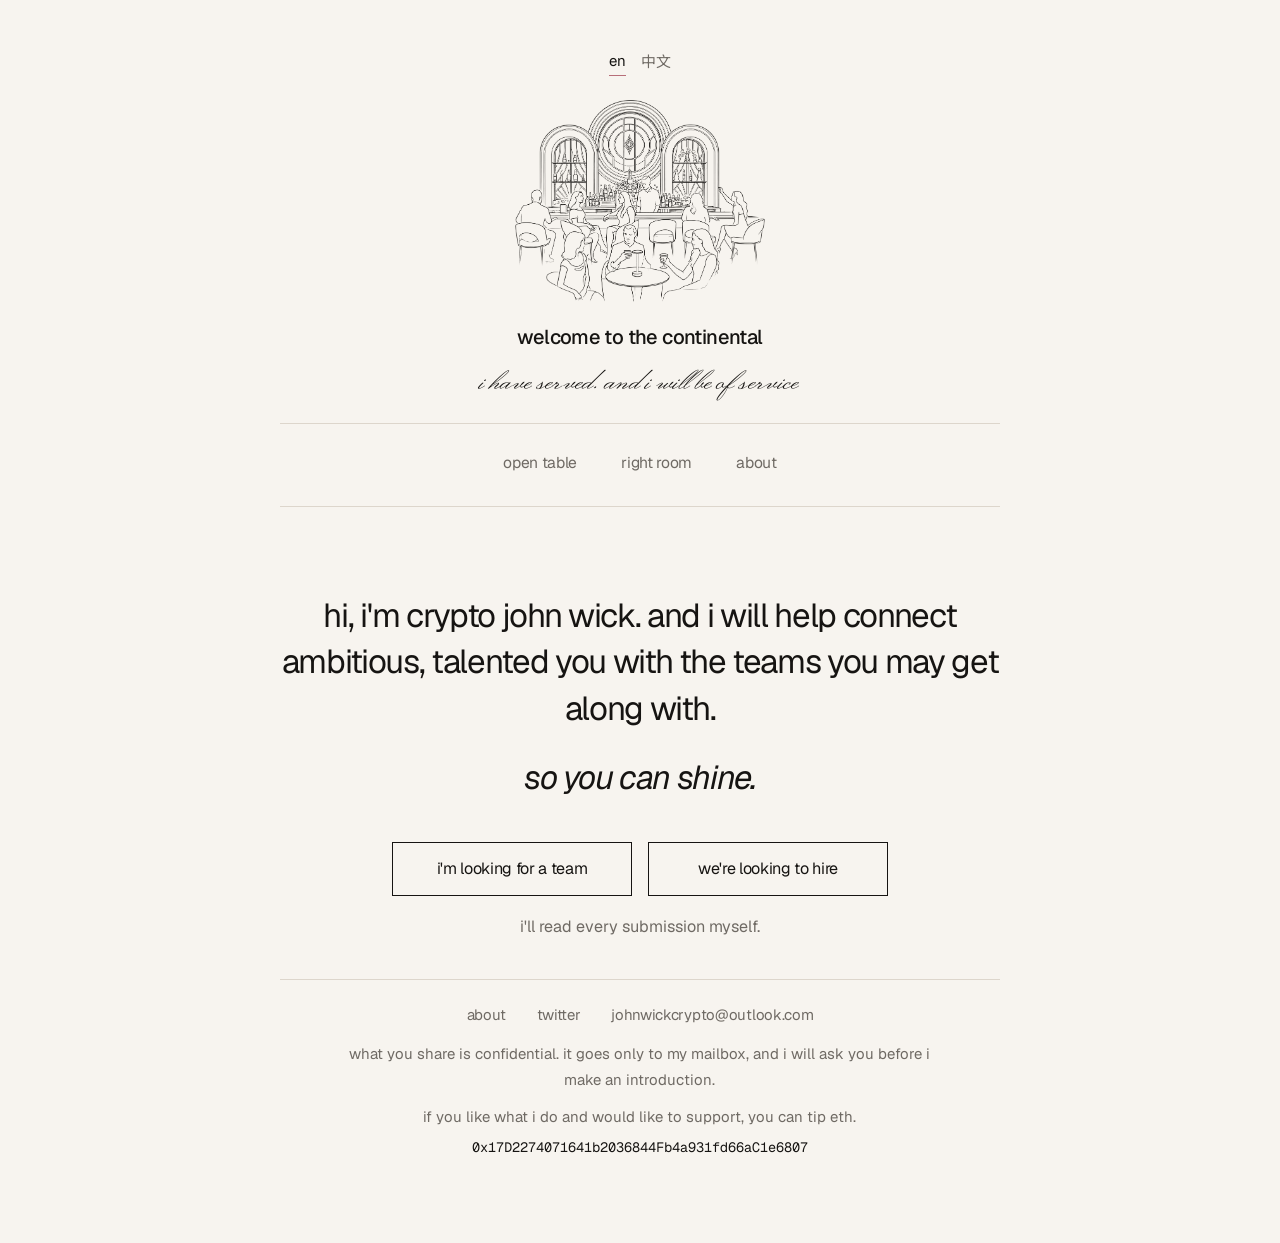
<file: index.html>
<!DOCTYPE html>
<html lang="en" data-lang="en">
<head>
  <meta charset="UTF-8">
  <meta name="viewport" content="width=device-width, initial-scale=1.0">
  <title data-i18n-title="title_home">crypto john wick</title>
  <meta name="description" content="a free, personal introduction between crypto talent and the teams they may get along with. by crypto john wick.">
  <link rel="stylesheet" href="styles.css">
  <script src="lang.js" defer></script>
  <script src="form.js" defer></script>
</head>
<body data-i18n-title="title_home">
  <div class="page">
    <header class="site-header">
      <div class="lang-switch" role="group" aria-label="language">
        <button type="button" data-set-lang="en">en</button>
        <button type="button" data-set-lang="zh">中文</button>
      </div>
      <a class="brand" href="index.html">
        <img class="logo" src="logo.png" width="280" height="229" alt="">
        <span class="wordmark" data-i18n="wordmark">welcome to the continental</span>
        <span class="motto" data-i18n="motto">i have served. and i will be of service</span>
      </a>
      <hr class="rule">
      <nav class="nav" aria-label="primary">
        <a href="open-table.html" data-i18n="nav_open">open table</a>
        <a href="right-room.html" data-i18n="nav_room">right room</a>
        <a href="about.html" data-i18n="nav_about">about</a>
      </nav>
      <hr class="rule">
    </header>
    <main>

      <section class="hero">
        <h1><span data-i18n="hero">hi, i&rsquo;m crypto john wick. and i will help connect ambitious, talented you with the teams you may get along with.</span> <span class="shine" data-i18n="shine">so you can shine.</span></h1>
        <div class="cta-row">
          <a class="cta" href="open-table.html" data-i18n="cta_talent">i&rsquo;m looking for a team</a>
          <a class="cta" href="right-room.html" data-i18n="cta_company">we&rsquo;re looking to hire</a>
        </div>
        <p class="note" data-i18n="hero_note">i&rsquo;ll read every submission myself.</p>
      </section>

    </main>
    <footer class="site-footer">
      <hr class="rule">
      <div class="footer-links">
        <a href="about.html" data-i18n="footer_about">about</a>
        <a href="https://x.com/johnwickyeeah" target="_blank" rel="noopener noreferrer" data-i18n="footer_twitter">twitter</a>
        <a href="mailto:johnwickcrypto@outlook.com">johnwickcrypto@outlook.com</a>
      </div>
      <p class="privacy" data-i18n="privacy">what you share is confidential. it goes only to my mailbox, and i will ask you before i make an introduction.</p>
      <p class="tip"><span data-i18n="tip">if you like what i do and would like to support, you can tip eth.</span>
        <a class="eth" href="https://etherscan.io/address/0x17D2274071641b2036844Fb4a931fd66aC1e6807" target="_blank" rel="noopener noreferrer">0x17D2274071641b2036844Fb4a931fd66aC1e6807</a>
      </p>
    </footer>
  </div>
</body>
</html>
</file>
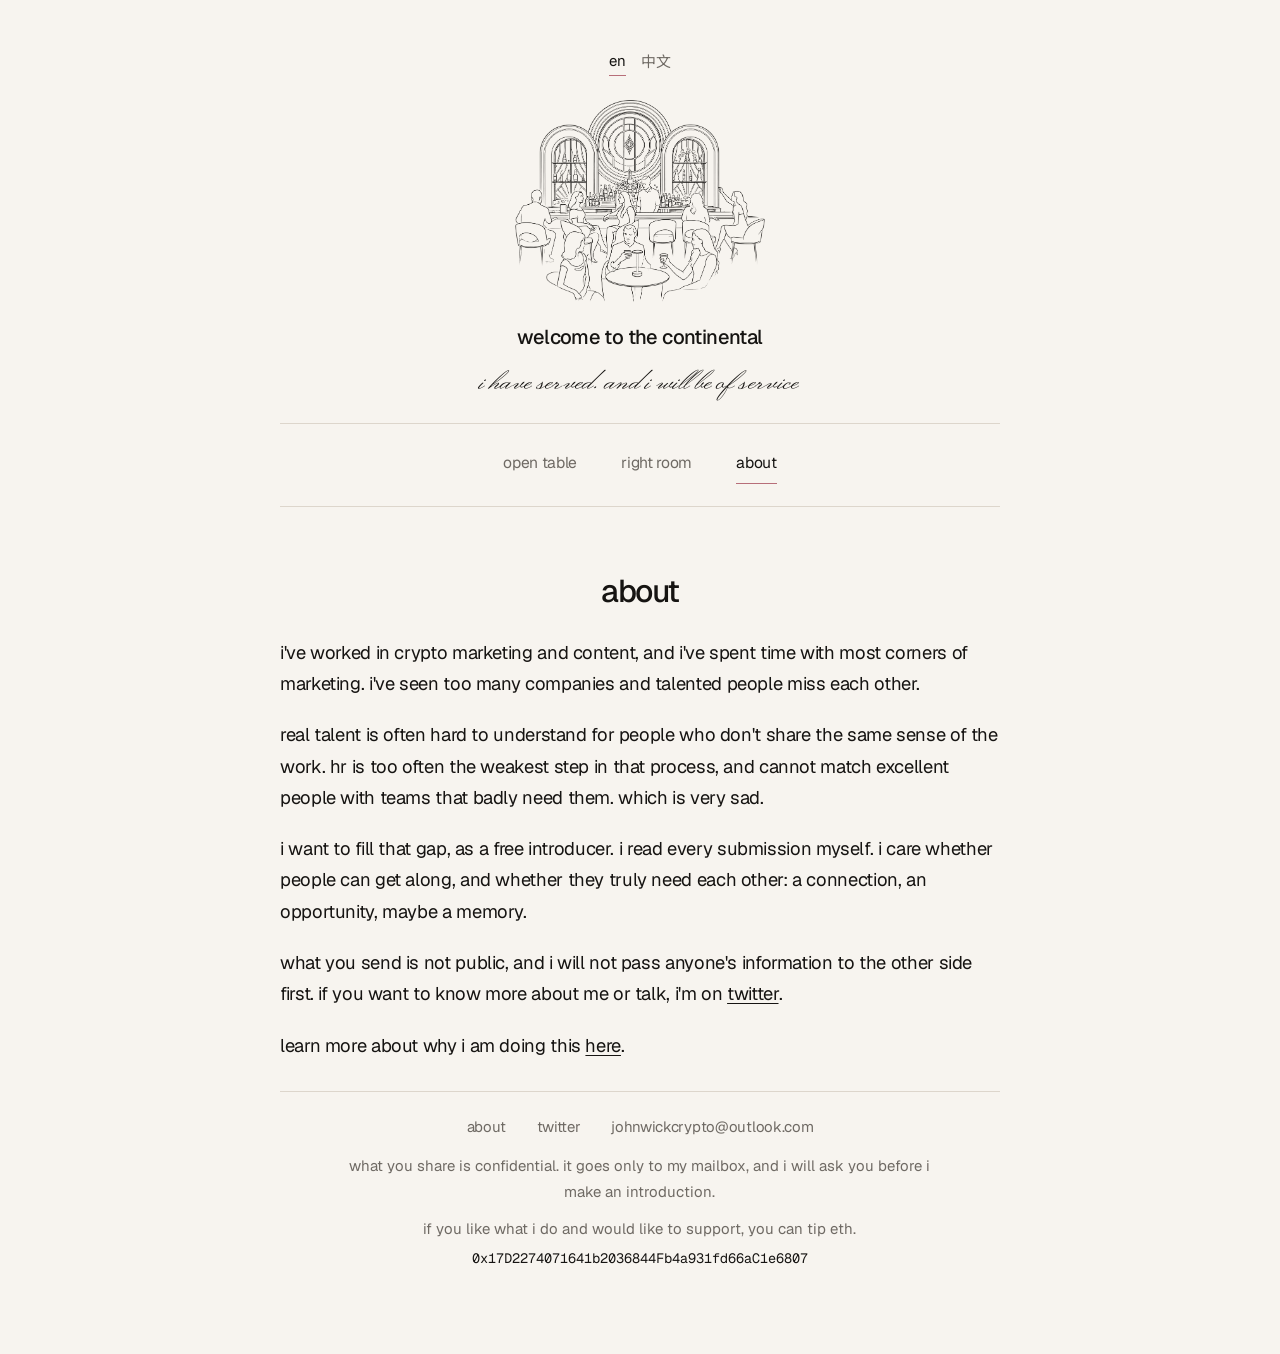
<file: about.html>
<!DOCTYPE html>
<html lang="en" data-lang="en">
<head>
  <meta charset="UTF-8">
  <meta name="viewport" content="width=device-width, initial-scale=1.0">
  <title data-i18n-title="title_about">crypto john wick</title>
  <meta name="description" content="a free, personal introduction between crypto talent and the teams they may get along with. by crypto john wick.">
  <link rel="stylesheet" href="styles.css">
  <script src="lang.js" defer></script>
  <script src="form.js" defer></script>
</head>
<body data-i18n-title="title_about">
  <div class="page">
    <header class="site-header">
      <div class="lang-switch" role="group" aria-label="language">
        <button type="button" data-set-lang="en">en</button>
        <button type="button" data-set-lang="zh">中文</button>
      </div>
      <a class="brand" href="index.html">
        <img class="logo" src="logo.png" width="280" height="229" alt="">
        <span class="wordmark" data-i18n="wordmark">welcome to the continental</span>
        <span class="motto" data-i18n="motto">i have served. and i will be of service</span>
      </a>
      <hr class="rule">
      <nav class="nav" aria-label="primary">
        <a href="open-table.html" data-i18n="nav_open">open table</a>
        <a href="right-room.html" data-i18n="nav_room">right room</a>
        <a href="about.html" class="active" aria-current="page" data-i18n="nav_about">about</a>
      </nav>
      <hr class="rule">
    </header>
    <main>

      <h1 class="page-title" data-i18n="about_title">about</h1>
      <div class="about">
        <p data-i18n="about_1">i&rsquo;ve worked in crypto marketing and content, and i&rsquo;ve spent time with most corners of marketing. i&rsquo;ve seen too many companies and talented people miss each other.</p>
        <p data-i18n="about_2">real talent is often hard to understand for people who don&rsquo;t share the same sense of the work. hr is too often the weakest step in that process, and cannot match excellent people with teams that badly need them. which is very sad.</p>
        <p data-i18n="about_3">i want to fill that gap, as a free introducer. i read every submission myself. i care whether people can get along, and whether they truly need each other: a connection, an opportunity, maybe a memory.</p>
        <p><span data-i18n="about_4_before">what you send is not public, and i will not pass anyone&rsquo;s information to the other side first. if you want to know more about me or talk, i&rsquo;m on </span><a href="https://x.com/johnwickyeeah" target="_blank" rel="noopener noreferrer" data-i18n="about_4_link">twitter</a><span data-i18n="about_4_after">.</span></p>
        <p><span data-i18n="about_5_before">learn more about why i am doing this </span><a href="https://x.com/johnwickyeeah/status/2120075607254114507" target="_blank" rel="noopener noreferrer" data-i18n="about_5_link">here</a><span data-i18n="about_5_after">.</span></p>
      </div>

    </main>
    <footer class="site-footer">
      <hr class="rule">
      <div class="footer-links">
        <a href="about.html" data-i18n="footer_about">about</a>
        <a href="https://x.com/johnwickyeeah" target="_blank" rel="noopener noreferrer" data-i18n="footer_twitter">twitter</a>
        <a href="mailto:johnwickcrypto@outlook.com">johnwickcrypto@outlook.com</a>
      </div>
      <p class="privacy" data-i18n="privacy">what you share is confidential. it goes only to my mailbox, and i will ask you before i make an introduction.</p>
      <p class="tip"><span data-i18n="tip">if you like what i do and would like to support, you can tip eth.</span>
        <a class="eth" href="https://etherscan.io/address/0x17D2274071641b2036844Fb4a931fd66aC1e6807" target="_blank" rel="noopener noreferrer">0x17D2274071641b2036844Fb4a931fd66aC1e6807</a>
      </p>
    </footer>
  </div>
</body>
</html>
</file>
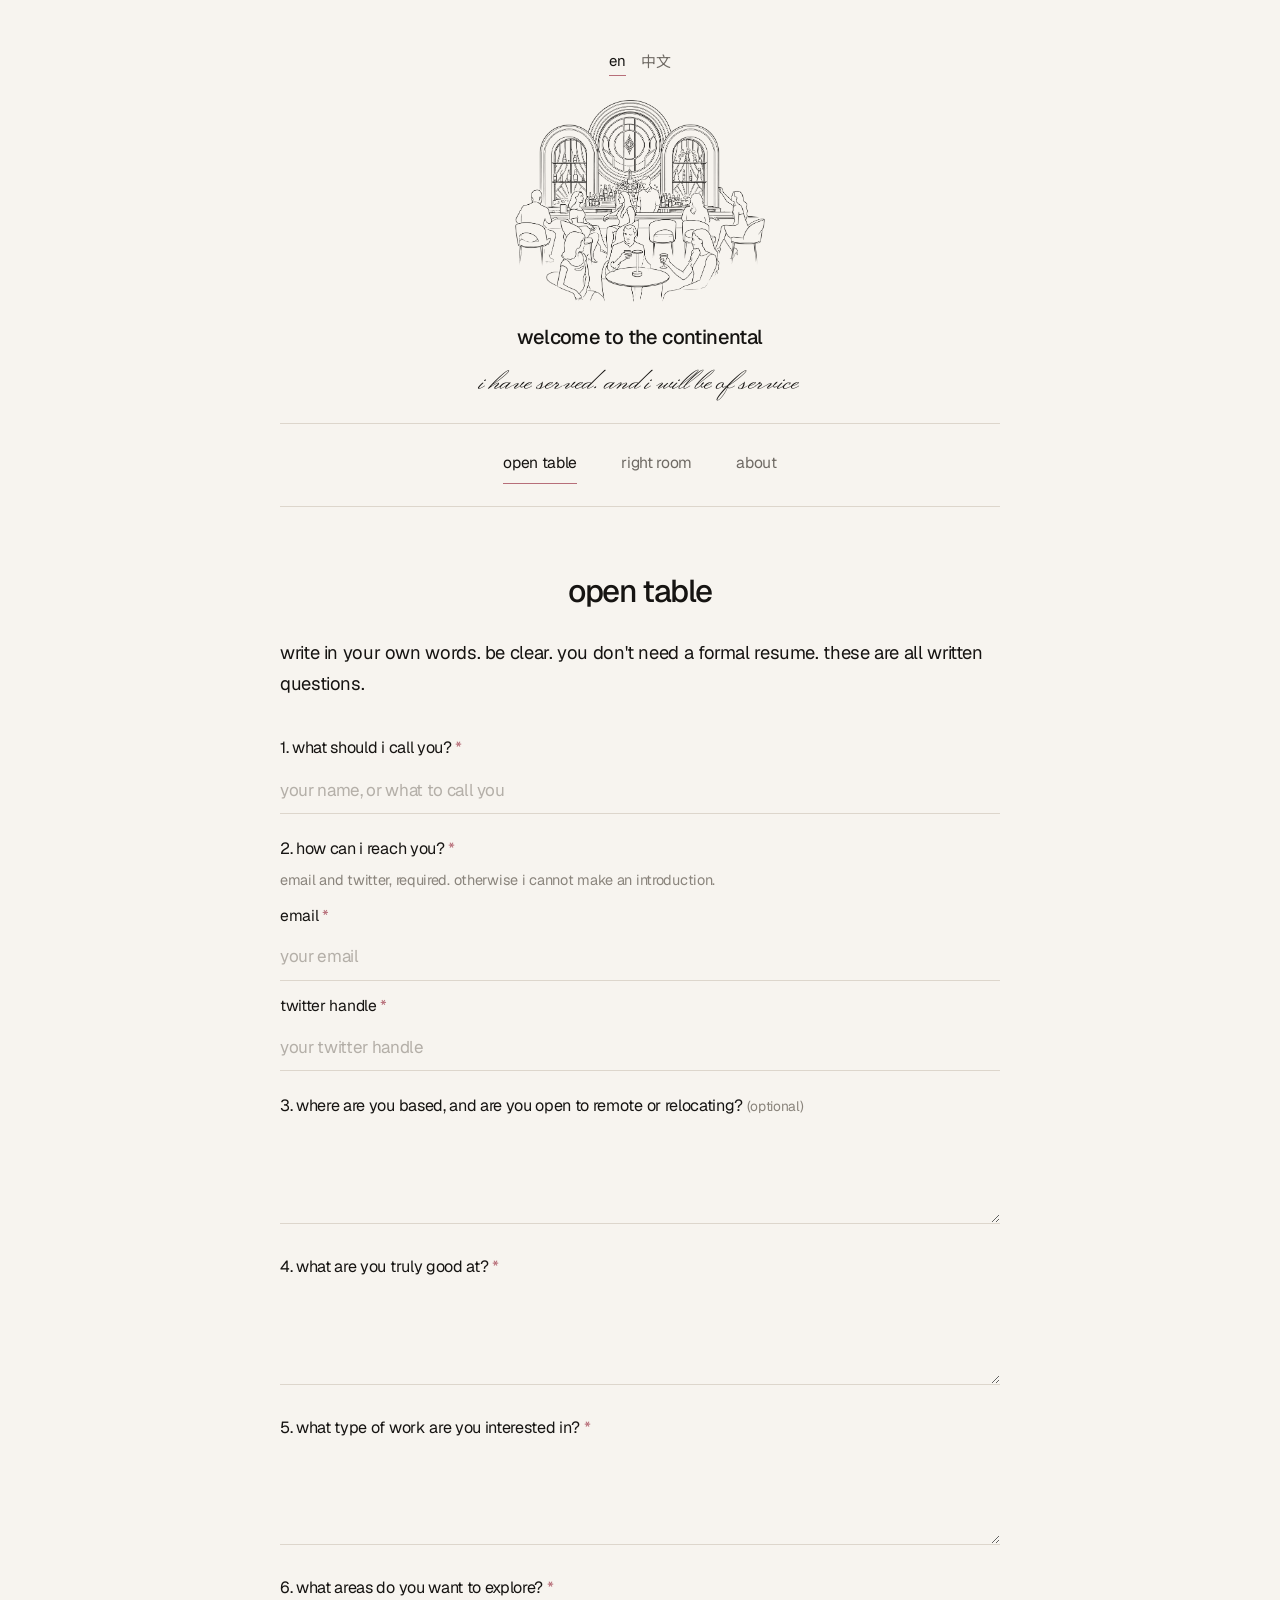
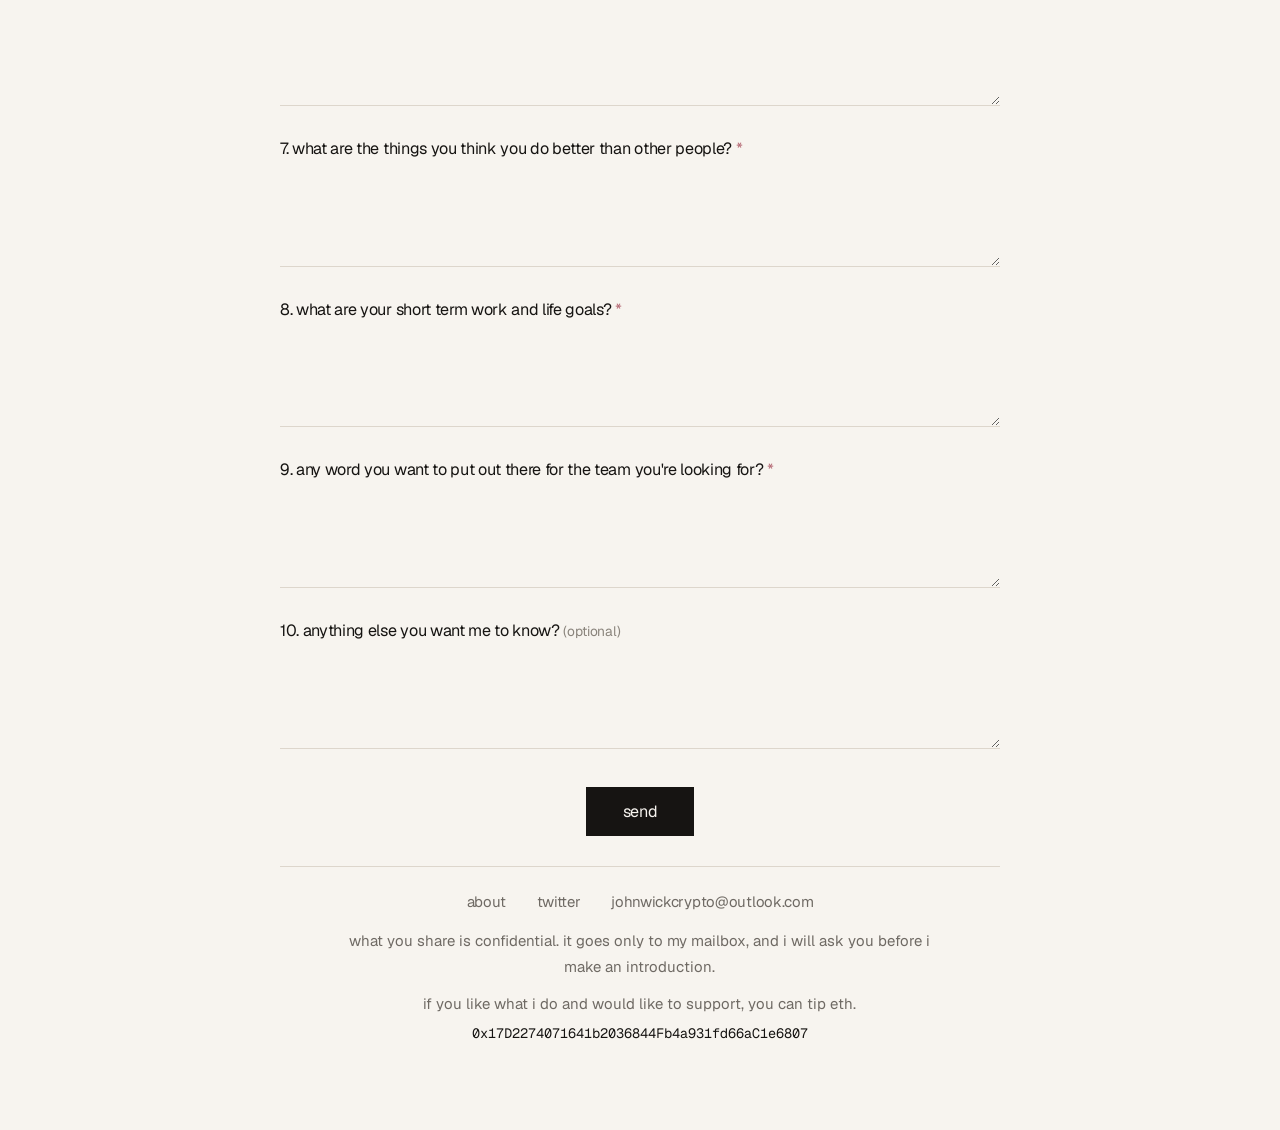
<file: open-table.html>
<!DOCTYPE html>
<html lang="en" data-lang="en">
<head>
  <meta charset="UTF-8">
  <meta name="viewport" content="width=device-width, initial-scale=1.0">
  <title data-i18n-title="title_open">crypto john wick</title>
  <meta name="description" content="a free, personal introduction between crypto talent and the teams they may get along with. by crypto john wick.">
  <link rel="stylesheet" href="styles.css">
  <script src="lang.js" defer></script>
  <script src="form.js" defer></script>
</head>
<body data-i18n-title="title_open">
  <div class="page">
    <header class="site-header">
      <div class="lang-switch" role="group" aria-label="language">
        <button type="button" data-set-lang="en">en</button>
        <button type="button" data-set-lang="zh">中文</button>
      </div>
      <a class="brand" href="index.html">
        <img class="logo" src="logo.png" width="280" height="229" alt="">
        <span class="wordmark" data-i18n="wordmark">welcome to the continental</span>
        <span class="motto" data-i18n="motto">i have served. and i will be of service</span>
      </a>
      <hr class="rule">
      <nav class="nav" aria-label="primary">
        <a href="open-table.html" class="active" aria-current="page" data-i18n="nav_open">open table</a>
        <a href="right-room.html" data-i18n="nav_room">right room</a>
        <a href="about.html" data-i18n="nav_about">about</a>
      </nav>
      <hr class="rule">
    </header>
    <main>

      <h1 class="page-title" data-i18n="open_title">open table</h1>
      <p class="intro" data-i18n="open_intro">write in your own words. be clear. you don&rsquo;t need a formal resume. these are all written questions.</p>
      <form id="talent-form" action="#" method="post">
        <input type="text" name="_honey" class="honey" tabindex="-1" autocomplete="off">
        <div class="field">
          <label for="t-name">1. <span data-i18n="t1">what should i call you?</span> <span class="req">*</span></label>
          <input id="t-name" name="name" type="text" required data-i18n-placeholder="t1_ph">
        </div>
        <div class="field">
          <label>2. <span data-i18n="t2">how can i reach you?</span> <span class="req">*</span></label>
          <p class="hint" data-i18n="t2_note">email and twitter, required. otherwise i cannot make an introduction.</p>
          <label for="t-email" class="sublabel"><span data-i18n="t2_email">email</span> <span class="req">*</span></label>
          <input id="t-email" name="email" type="email" required autocomplete="email" data-i18n-placeholder="t2_email_ph">
          <label for="t-twitter" class="sublabel"><span data-i18n="t2_twitter">twitter handle</span> <span class="req">*</span></label>
          <input id="t-twitter" name="twitter" type="text" required autocomplete="off" data-i18n-placeholder="t2_twitter_ph">
        </div>
        <div class="field">
          <label for="t-location">3. <span data-i18n="t3">where are you based, and are you open to remote or relocating?</span> <span class="opt" data-i18n="optional">(optional)</span></label>
          <textarea id="t-location" name="location"></textarea>
        </div>
        <div class="field">
          <label for="t-good_at">4. <span data-i18n="t4">what are you truly good at?</span> <span class="req">*</span></label>
          <textarea id="t-good_at" name="good_at" required></textarea>
        </div>
        <div class="field">
          <label for="t-interest">5. <span data-i18n="t5">what type of work are you interested in?</span> <span class="req">*</span></label>
          <textarea id="t-interest" name="interest" required></textarea>
        </div>
        <div class="field">
          <label for="t-explore">6. <span data-i18n="t6">what areas do you want to explore?</span> <span class="req">*</span></label>
          <textarea id="t-explore" name="explore" required></textarea>
        </div>
        <div class="field">
          <label for="t-better">7. <span data-i18n="t7">what are the things you think you do better than other people?</span> <span class="req">*</span></label>
          <textarea id="t-better" name="better" required></textarea>
        </div>
        <div class="field">
          <label for="t-goals">8. <span data-i18n="t8">what are your short term work and life goals?</span> <span class="req">*</span></label>
          <textarea id="t-goals" name="goals" required></textarea>
        </div>
        <div class="field">
          <label for="t-message">9. <span data-i18n="t9">any word you want to put out there for the team you're looking for?</span> <span class="req">*</span></label>
          <textarea id="t-message" name="message" required></textarea>
        </div>
        <div class="field">
          <label for="t-else">10. <span data-i18n="t10">anything else you want me to know?</span> <span class="opt" data-i18n="optional">(optional)</span></label>
          <textarea id="t-else" name="else"></textarea>
        </div>
        <div class="actions"><button class="submit" type="submit" data-i18n="send">send</button></div>
      </form>
      <p class="thanks" id="talent-thanks" hidden data-i18n="thanks_talent">thank you. i&rsquo;ll read this myself. if a fitting opportunity comes up, i&rsquo;ll reach out first.</p>
    </main>
    <footer class="site-footer">
      <hr class="rule">
      <div class="footer-links">
        <a href="about.html" data-i18n="footer_about">about</a>
        <a href="https://x.com/johnwickyeeah" target="_blank" rel="noopener noreferrer" data-i18n="footer_twitter">twitter</a>
        <a href="mailto:johnwickcrypto@outlook.com">johnwickcrypto@outlook.com</a>
      </div>
      <p class="privacy" data-i18n="privacy">what you share is confidential. it goes only to my mailbox, and i will ask you before i make an introduction.</p>
      <p class="tip"><span data-i18n="tip">if you like what i do and would like to support, you can tip eth.</span>
        <a class="eth" href="https://etherscan.io/address/0x17D2274071641b2036844Fb4a931fd66aC1e6807" target="_blank" rel="noopener noreferrer">0x17D2274071641b2036844Fb4a931fd66aC1e6807</a>
      </p>
    </footer>
  </div>
</body>
</html>
</file>
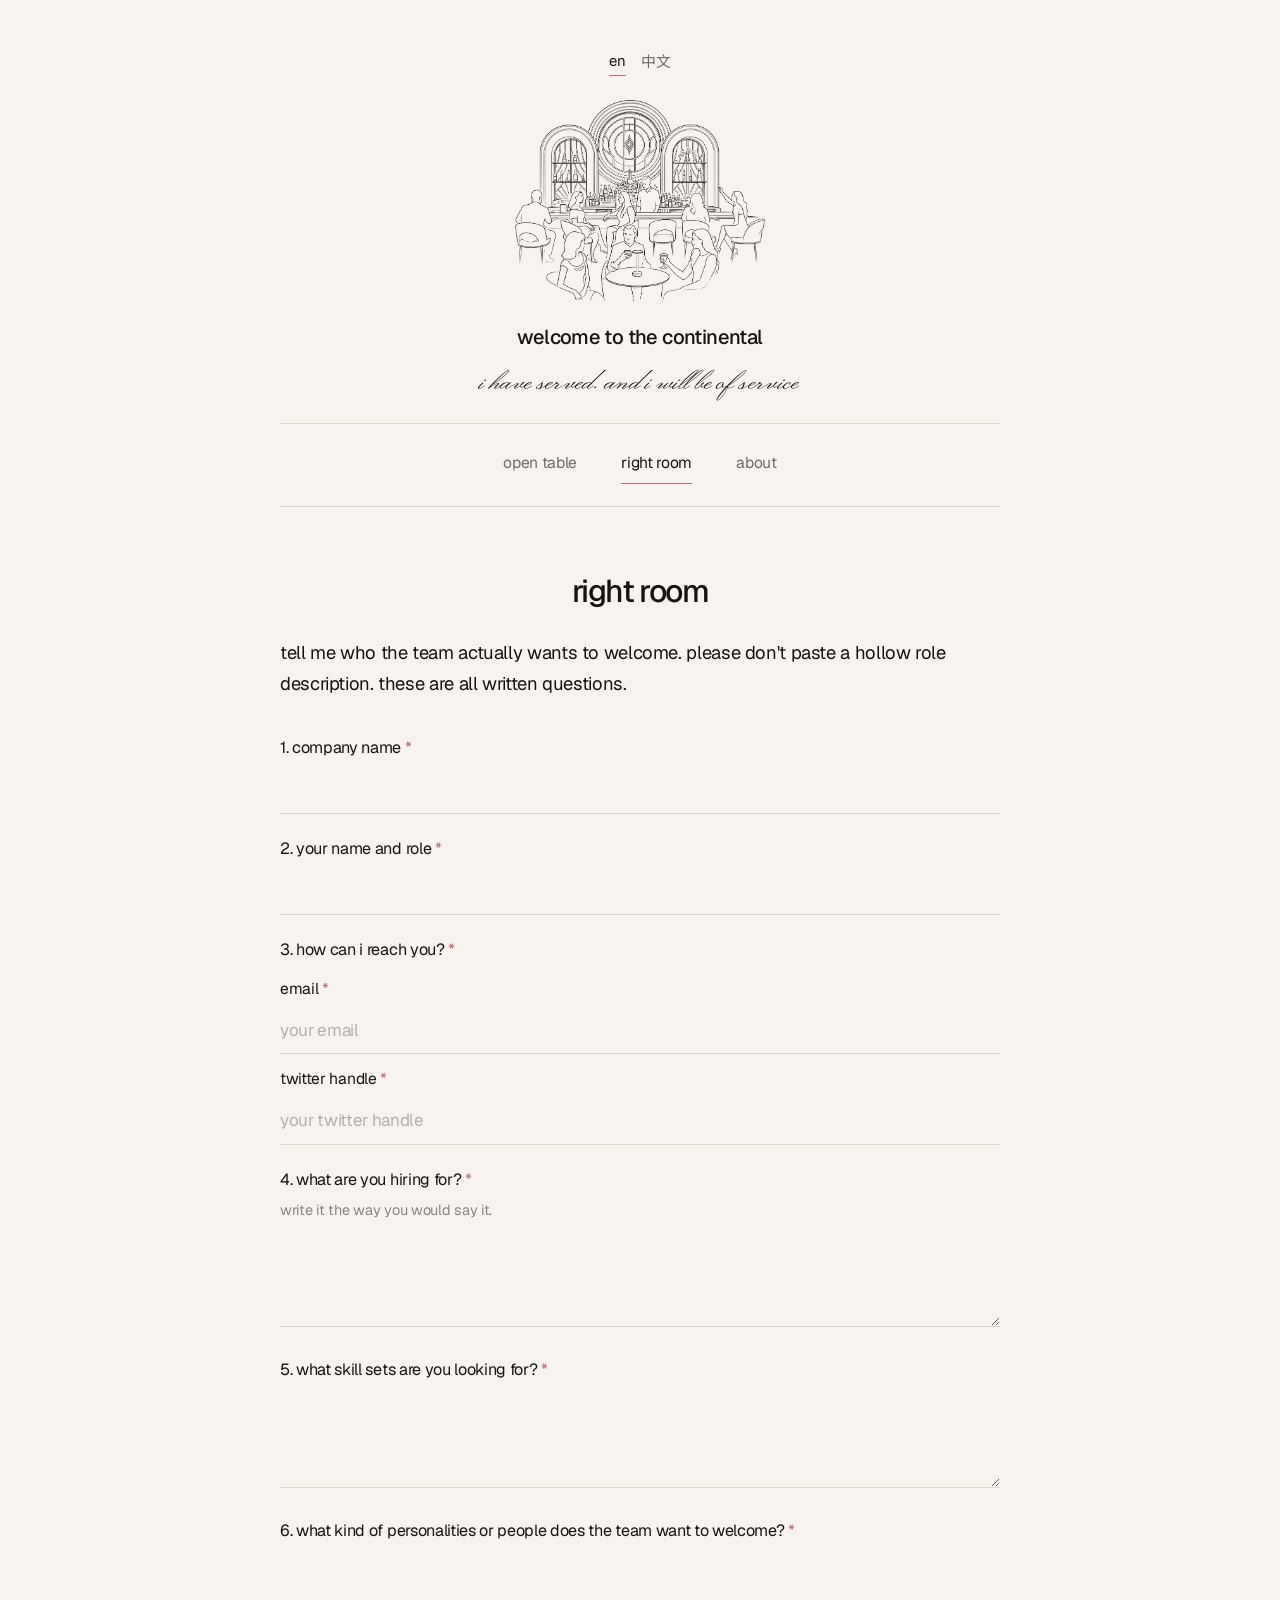
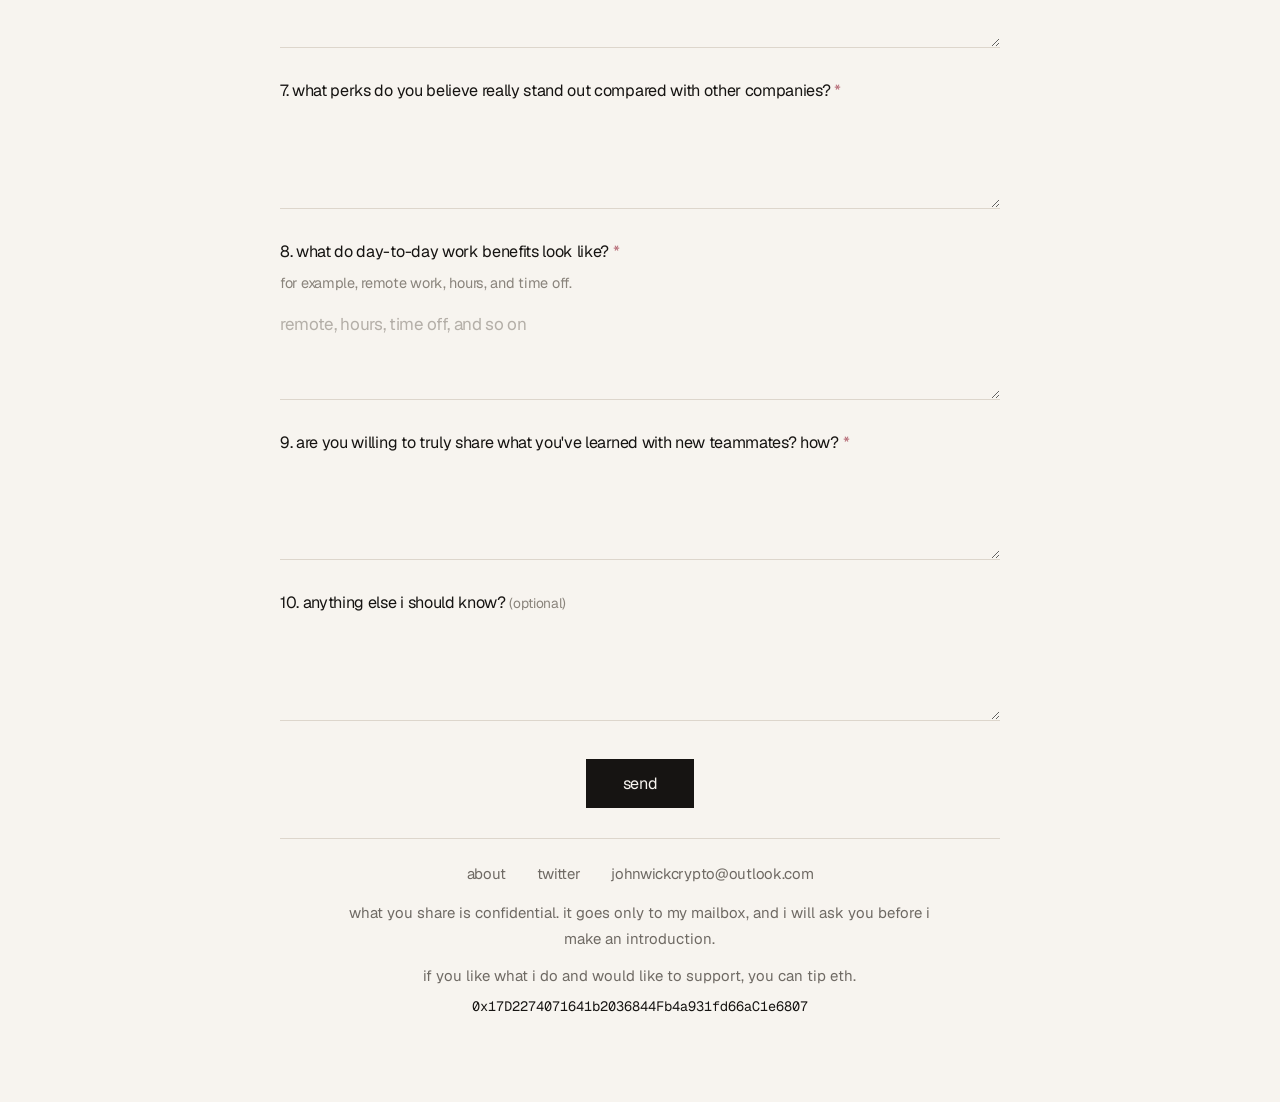
<file: right-room.html>
<!DOCTYPE html>
<html lang="en" data-lang="en">
<head>
  <meta charset="UTF-8">
  <meta name="viewport" content="width=device-width, initial-scale=1.0">
  <title data-i18n-title="title_room">crypto john wick</title>
  <meta name="description" content="a free, personal introduction between crypto talent and the teams they may get along with. by crypto john wick.">
  <link rel="stylesheet" href="styles.css">
  <script src="lang.js" defer></script>
  <script src="form.js" defer></script>
</head>
<body data-i18n-title="title_room">
  <div class="page">
    <header class="site-header">
      <div class="lang-switch" role="group" aria-label="language">
        <button type="button" data-set-lang="en">en</button>
        <button type="button" data-set-lang="zh">中文</button>
      </div>
      <a class="brand" href="index.html">
        <img class="logo" src="logo.png" width="280" height="229" alt="">
        <span class="wordmark" data-i18n="wordmark">welcome to the continental</span>
        <span class="motto" data-i18n="motto">i have served. and i will be of service</span>
      </a>
      <hr class="rule">
      <nav class="nav" aria-label="primary">
        <a href="open-table.html" data-i18n="nav_open">open table</a>
        <a href="right-room.html" class="active" aria-current="page" data-i18n="nav_room">right room</a>
        <a href="about.html" data-i18n="nav_about">about</a>
      </nav>
      <hr class="rule">
    </header>
    <main>

      <h1 class="page-title" data-i18n="room_title">right room</h1>
      <p class="intro" data-i18n="room_intro">tell me who the team actually wants to welcome. please don&rsquo;t paste a hollow role description. these are all written questions.</p>
      <form id="company-form" action="#" method="post">
        <input type="text" name="_honey" class="honey" tabindex="-1" autocomplete="off">
        <div class="field">
          <label for="c-company">1. <span data-i18n="c1">company name</span> <span class="req">*</span></label>
          <input id="c-company" name="company" type="text" required>
        </div>
        <div class="field">
          <label for="c-name_role">2. <span data-i18n="c2">your name and role</span> <span class="req">*</span></label>
          <input id="c-name_role" name="name_role" type="text" required>
        </div>
        <div class="field">
          <label>3. <span data-i18n="c3">how can i reach you?</span> <span class="req">*</span></label>
          <label for="c-email" class="sublabel"><span data-i18n="c3_email">email</span> <span class="req">*</span></label>
          <input id="c-email" name="email" type="email" required autocomplete="email" data-i18n-placeholder="c3_email_ph">
          <label for="c-twitter" class="sublabel"><span data-i18n="c3_twitter">twitter handle</span> <span class="req">*</span></label>
          <input id="c-twitter" name="twitter" type="text" required autocomplete="off" data-i18n-placeholder="c3_twitter_ph">
        </div>
        <div class="field">
          <label for="c-hiring">4. <span data-i18n="c4">what are you hiring for?</span> <span class="req">*</span></label>
          <p class="hint" data-i18n="c4_note">write it the way you would say it.</p>
          <textarea id="c-hiring" name="hiring" required></textarea>
        </div>
        <div class="field">
          <label for="c-skills">5. <span data-i18n="c5">what skill sets are you looking for?</span> <span class="req">*</span></label>
          <textarea id="c-skills" name="skills" required></textarea>
        </div>
        <div class="field">
          <label for="c-people">6. <span data-i18n="c6">what kind of personalities or people does the team want to welcome?</span> <span class="req">*</span></label>
          <textarea id="c-people" name="people" required></textarea>
        </div>
        <div class="field">
          <label for="c-perks">7. <span data-i18n="c7">what perks do you believe really stand out compared with other companies?</span> <span class="req">*</span></label>
          <textarea id="c-perks" name="perks" required></textarea>
        </div>
        <div class="field">
          <label for="c-benefits">8. <span data-i18n="c8">what do day-to-day work benefits look like?</span> <span class="req">*</span></label>
          <p class="hint" data-i18n="c8_note">for example, remote work, hours, and time off.</p>
          <textarea id="c-benefits" name="benefits" required data-i18n-placeholder="c8_ph"></textarea>
        </div>
        <div class="field">
          <label for="c-share">9. <span data-i18n="c9">are you willing to truly share what you've learned with new teammates? how?</span> <span class="req">*</span></label>
          <textarea id="c-share" name="share" required></textarea>
        </div>
        <div class="field">
          <label for="c-else">10. <span data-i18n="c10">anything else i should know?</span> <span class="opt" data-i18n="optional">(optional)</span></label>
          <textarea id="c-else" name="else"></textarea>
        </div>
        <div class="actions"><button class="submit" type="submit" data-i18n="send">send</button></div>
      </form>
      <p class="thanks" id="company-thanks" hidden data-i18n="thanks_company">thank you. i&rsquo;ll read this myself. before i make an introduction, i&rsquo;ll ask both sides first.</p>
    </main>
    <footer class="site-footer">
      <hr class="rule">
      <div class="footer-links">
        <a href="about.html" data-i18n="footer_about">about</a>
        <a href="https://x.com/johnwickyeeah" target="_blank" rel="noopener noreferrer" data-i18n="footer_twitter">twitter</a>
        <a href="mailto:johnwickcrypto@outlook.com">johnwickcrypto@outlook.com</a>
      </div>
      <p class="privacy" data-i18n="privacy">what you share is confidential. it goes only to my mailbox, and i will ask you before i make an introduction.</p>
      <p class="tip"><span data-i18n="tip">if you like what i do and would like to support, you can tip eth.</span>
        <a class="eth" href="https://etherscan.io/address/0x17D2274071641b2036844Fb4a931fd66aC1e6807" target="_blank" rel="noopener noreferrer">0x17D2274071641b2036844Fb4a931fd66aC1e6807</a>
      </p>
    </footer>
  </div>
</body>
</html>
</file>
<file: styles.css>
@import url("https://fonts.googleapis.com/css2?family=Noto+Sans+SC:wght@400;500&display=swap");

@font-face {
  font-family: "Geist";
  src: url("fonts/Geist-Variable.ttf") format("truetype");
  font-weight: 100 900;
  font-style: normal;
  font-display: swap;
}
@font-face {
  font-family: "Geist";
  src: url("fonts/Geist-Italic-Variable.ttf") format("truetype");
  font-weight: 100 900;
  font-style: italic;
  font-display: swap;
}
@font-face {
  font-family: "Geist Mono";
  src: url("fonts/GeistMono-Variable.ttf") format("truetype");
  font-weight: 100 900;
  font-style: normal;
  font-display: swap;
}

@font-face {
  font-family: "Monsieur La Doulaise";
  src: url("fonts/MonsieurLaDoulaise-Regular.ttf") format("truetype");
  font-weight: 400;
  font-style: normal;
  font-display: swap;
}
@font-face {
  font-family: "Tangerine";
  src: url("fonts/Tangerine-Regular.ttf") format("truetype");
  font-weight: 400;
  font-style: normal;
  font-display: swap;
}
@font-face {
  font-family: "Tangerine";
  src: url("fonts/Tangerine-Bold.ttf") format("truetype");
  font-weight: 700;
  font-style: normal;
  font-display: swap;
}
@font-face {
  font-family: "Liu Jian Mao Cao";
  src: url("fonts/LiuJianMaoCao-Regular.ttf") format("truetype");
  font-weight: 400;
  font-style: normal;
  font-display: swap;
}

@font-face {
  font-family: "Ma Shan Zheng";
  src: url("fonts/MaShanZheng-Regular.ttf") format("truetype");
  font-weight: 400;
  font-style: normal;
  font-display: swap;
}

:root {
  --paper: #F7F4EF;
  --ink: #161412;
  --muted: #6F6A64;
  --quiet: #8A847C;
  --line: #DDD6CC;
  --rose: #B76E79;
  --field: #FFFcf8;
}

* { box-sizing: border-box; margin: 0; padding: 0; }

html, body {
  background: var(--paper);
  color: var(--ink);
  font-family: Geist, "Noto Sans SC", "PingFang SC", "Hiragino Sans GB", "Microsoft YaHei", Inter, system-ui, sans-serif;
  font-size: 17px;
  line-height: 1.65;
  font-weight: 400;
  min-height: 100%;
  -webkit-font-smoothing: antialiased;
}

body {
  display: flex;
  flex-direction: column;
  min-height: 100vh;
}

a { color: var(--ink); text-underline-offset: 3px; }
a:hover { color: var(--rose); }

.page {
  width: min(720px, calc(100% - 48px));
  margin: 0 auto;
  flex: 1;
  display: flex;
  flex-direction: column;
  padding: 48px 0 72px;
}

.site-header {
  text-align: center;
  padding-bottom: 36px;
}

.brand {
  display: flex;
  flex-direction: column;
  align-items: center;
  text-decoration: none;
  color: var(--ink);
  gap: 2px;
}

.brand:hover { color: var(--ink); }

.logo {
  display: block;
  width: min(260px, 72%);
  height: auto;
  margin: 0 auto 12px;
}

.wordmark {
  display: block;
  font-weight: 500;
  font-size: 1.18rem;
  letter-spacing: -0.03em;
  text-decoration: none;
  color: var(--ink);
  padding-bottom: 0;
}

.motto {
  display: block;
  margin-top: 2px;
  font-family: "Monsieur La Doulaise", "Tangerine", cursive;
  font-weight: 400;
  font-size: 1.85rem;
  line-height: 1.35;
  letter-spacing: 0.01em;
  color: var(--ink);
}

.wordmark:hover { color: var(--ink); }

.rule {
  border: 0;
  border-top: 1px solid var(--line);
  margin: 22px 0;
}

.nav {
  display: flex;
  justify-content: center;
  gap: 2.6rem;
  flex-wrap: wrap;
}

.nav a {
  font-size: 0.92rem;
  letter-spacing: -0.02em;
  text-decoration: none;
  color: var(--muted);
  padding: 4px 0 7px;
  border-bottom: 1px solid transparent;
  font-weight: 400;
}

.nav a:hover { color: var(--ink); }

.nav a.active {
  color: var(--ink);
  border-bottom-color: var(--rose);
}

main { flex: 1; }

.hero {
  padding: 28px 0 8px;
  text-align: center;
}

.hero h1 {
  font-weight: 400;
  font-size: clamp(1.55rem, 3vw, 1.95rem);
  line-height: 1.4;
  letter-spacing: -0.04em;
  max-width: 22em;
  margin: 0 auto;
}

.hero .shine {
  display: block;
  margin-top: 0.7em;
  font-style: italic;
}

.cta-row {
  display: flex;
  justify-content: center;
  gap: 16px;
  flex-wrap: wrap;
  margin: 40px 0 18px;
}

.cta {
  display: inline-block;
  text-decoration: none;
  color: var(--ink);
  border: 1px solid var(--ink);
  padding: 13px 22px;
  font-size: 0.95rem;
  letter-spacing: -0.02em;
  min-width: 240px;
  text-align: center;
  background: transparent;
  font-weight: 400;
}

.cta:hover {
  color: var(--paper);
  background: var(--ink);
  border-color: var(--ink);
}

.note {
  text-align: center;
  color: var(--muted);
  font-size: 0.95rem;
}

.intro, .about, .thanks {
  font-weight: 400;
  font-size: 1.08rem;
  line-height: 1.7;
  letter-spacing: -0.02em;
  max-width: 40em;
}

.intro { margin: 8px auto 36px; }

.page-title {
  font-weight: 500;
  font-size: 1.85rem;
  letter-spacing: -0.05em;
  text-align: center;
  margin-bottom: 20px;
}

form { display: grid; gap: 22px; }

.field label {
  display: block;
  font-size: 0.95rem;
  letter-spacing: -0.02em;
  color: var(--ink);
  margin-bottom: 8px;
}

.req { color: var(--rose); }
.opt {
  color: var(--quiet);
  font-size: 0.85em;
}

.field input,
.field textarea {
  width: 100%;
  border: 0;
  border-bottom: 1px solid var(--line);
  background: transparent;
  color: var(--ink);
  font-family: Geist, "Noto Sans SC", "PingFang SC", "Hiragino Sans GB", "Microsoft YaHei", Inter, system-ui, sans-serif;
  font-size: 1rem;
  line-height: 1.5;
  letter-spacing: -0.02em;
  padding: 8px 0 10px;
  border-radius: 0;
  outline: none;
  resize: vertical;
}

.field textarea { min-height: 96px; }

.field input:focus,
.field textarea:focus {
  border-bottom-color: var(--rose);
}

.field .sublabel {
  display: block;
  margin-top: 12px;
  font-size: 0.92em;
}

.field .hint {
  color: var(--quiet);
  font-size: 0.85rem;
  margin: -2px 0 10px;
  letter-spacing: -0.02em;
  line-height: 1.5;
}

.field input::placeholder,
.field textarea::placeholder {
  color: #B4AFA8;
}

.actions { margin-top: 8px; text-align: center; }

button.submit {
  appearance: none;
  cursor: pointer;
  background: var(--ink);
  color: var(--paper);
  border: 1px solid var(--ink);
  padding: 13px 36px;
  font-family: Geist, "Noto Sans SC", "PingFang SC", "Hiragino Sans GB", "Microsoft YaHei", Inter, system-ui, sans-serif;
  font-size: 0.95rem;
  letter-spacing: -0.02em;
  font-weight: 400;
}

button.submit:hover { background: #2a2624; }

button.submit:disabled {
  opacity: 0.55;
  cursor: default;
}

.form-error {
  text-align: center;
  color: #8A3B3B;
  margin-top: 16px;
}

.honey {
  position: absolute;
  left: -9999px;
  width: 1px;
  height: 1px;
  overflow: hidden;
}

.thanks {
  text-align: center;
  margin: 48px auto;
}

.about p { margin: 0 0 1.1em; }
.about p:last-child { margin-bottom: 0; }

.site-footer {
  text-align: center;
  padding-top: 8px;
  color: var(--muted);
  font-size: 0.88rem;
  line-height: 1.7;
}

.footer-links {
  display: flex;
  justify-content: center;
  gap: 1.8rem;
  flex-wrap: wrap;
  margin-bottom: 14px;
}

.footer-links a {
  font-size: 0.88rem;
  letter-spacing: -0.02em;
  text-decoration: none;
  color: var(--muted);
}

.footer-links a:hover { color: var(--rose); }

.privacy, .tip { max-width: 40em; margin: 0 auto 12px; }

.eth {
  display: block;
  margin-top: 6px;
  font-family: "Geist Mono", ui-monospace, Menlo, monospace;
  font-size: 0.8rem;
  letter-spacing: 0;
  color: var(--ink);
  word-break: break-all;
  text-decoration: none;
}

.eth:hover { color: var(--rose); }

@media (max-width: 640px) {
  .page { width: calc(100% - 36px); padding: 32px 0 56px; }
  .nav { gap: 1.3rem; }
  .cta { min-width: 100%; }
  .hero h1 { font-size: 1.4rem; }
}

/* lang switcher */


.lang-switch {
  display: flex;
  justify-content: center;
  gap: 0.9rem;
  align-items: center;
  margin-bottom: 18px;
}

.lang-switch button {
  appearance: none;
  background: none;
  border: 0;
  border-bottom: 1px solid transparent;
  padding: 2px 0 5px;
  cursor: pointer;
  font-family: inherit;
  font-size: 0.88rem;
  letter-spacing: -0.02em;
  color: var(--muted);
}

.lang-switch button:hover { color: var(--ink); }
.lang-switch button.active {
  color: var(--ink);
  border-bottom-color: var(--rose);
}

html[data-lang="zh"] body {
  font-size: 16.5px;
  line-height: 1.8;
}

html[data-lang="zh"] .hero h1,
html[data-lang="zh"] .intro,
html[data-lang="zh"] .about,
html[data-lang="zh"] .thanks,
html[data-lang="zh"] .page-title {
  letter-spacing: 0.04em;
  line-height: 1.75;
  word-break: keep-all;
  line-break: strict;
}

html[data-lang="zh"] .page-title {
  font-weight: 400;
  letter-spacing: 0.18em;
}

html[data-lang="zh"] .wordmark {
  letter-spacing: 0.18em;
  font-weight: 400;
}

html[data-lang="zh"] .motto {
  font-family: "Liu Jian Mao Cao", "Ma Shan Zheng", cursive;
  font-size: 1.85rem;
  letter-spacing: 0.08em;
  line-height: 1.55;
  margin-top: 4px;
}
</file>
